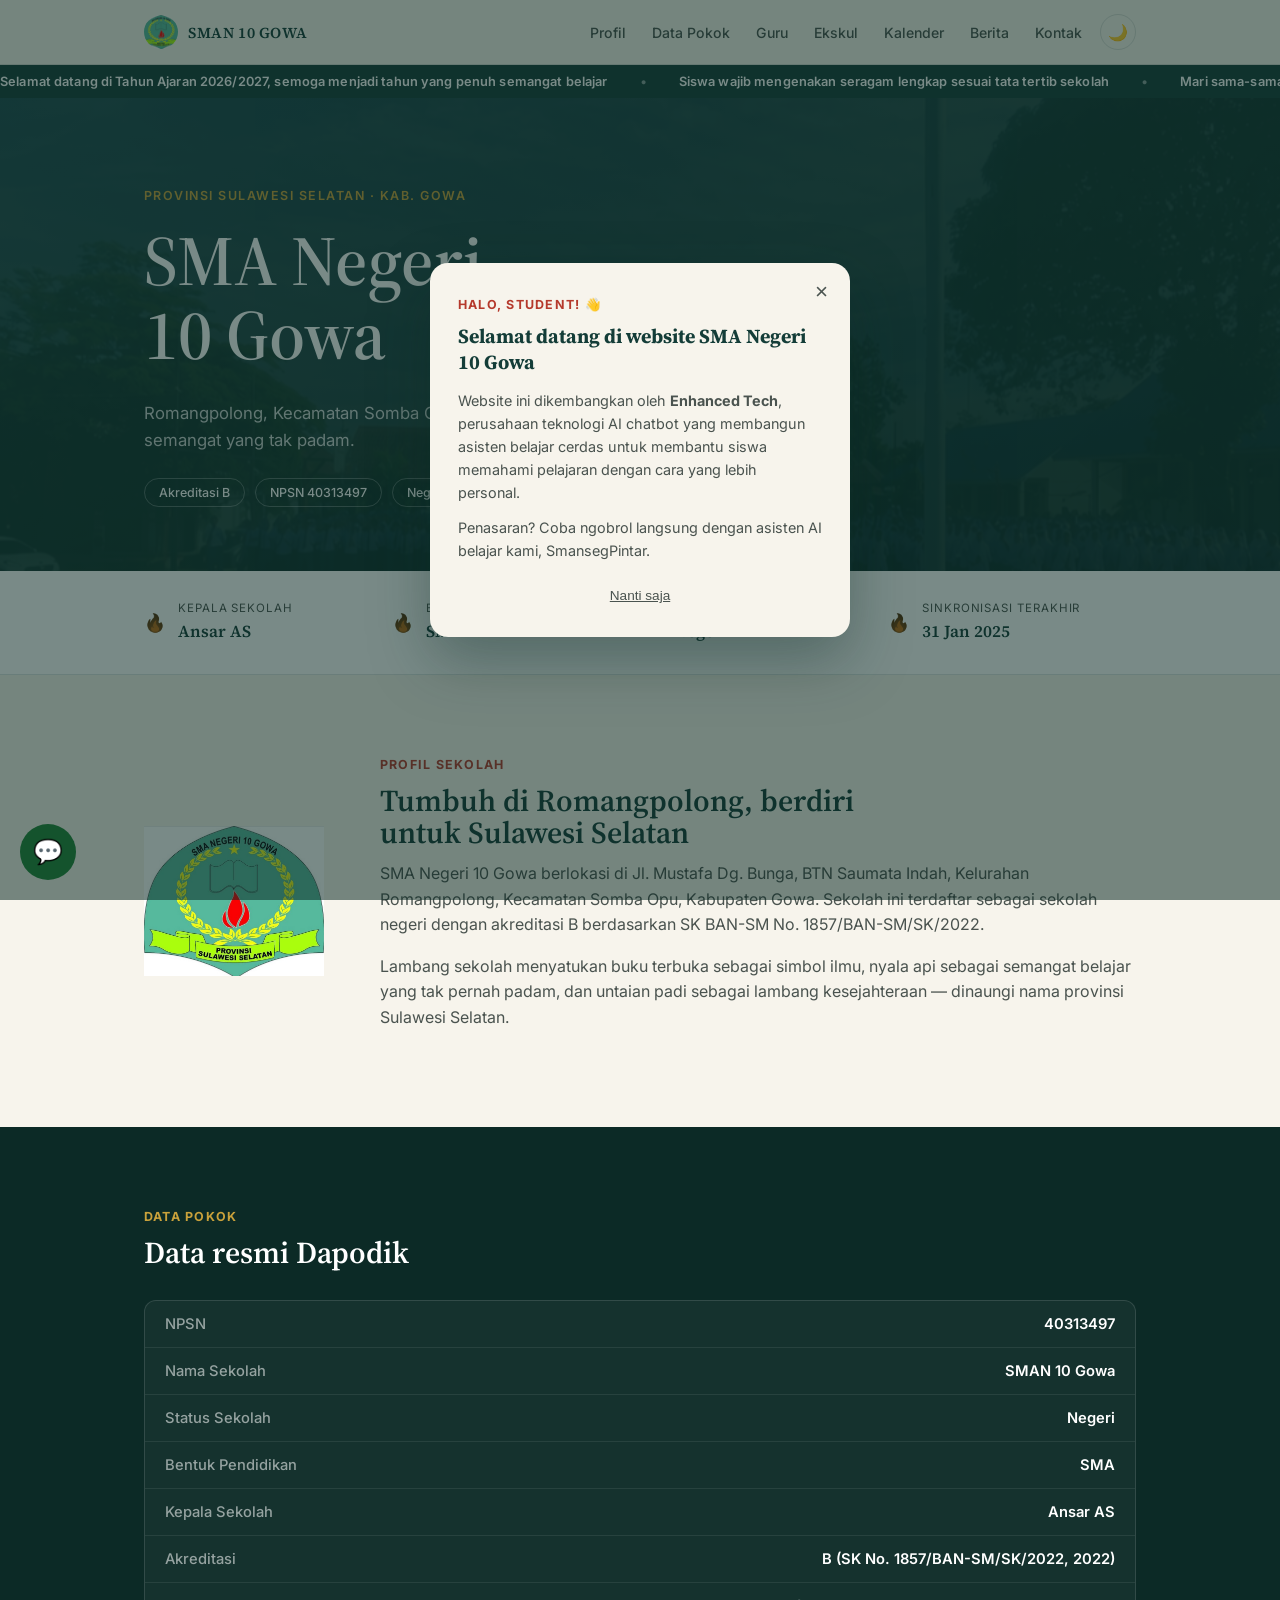
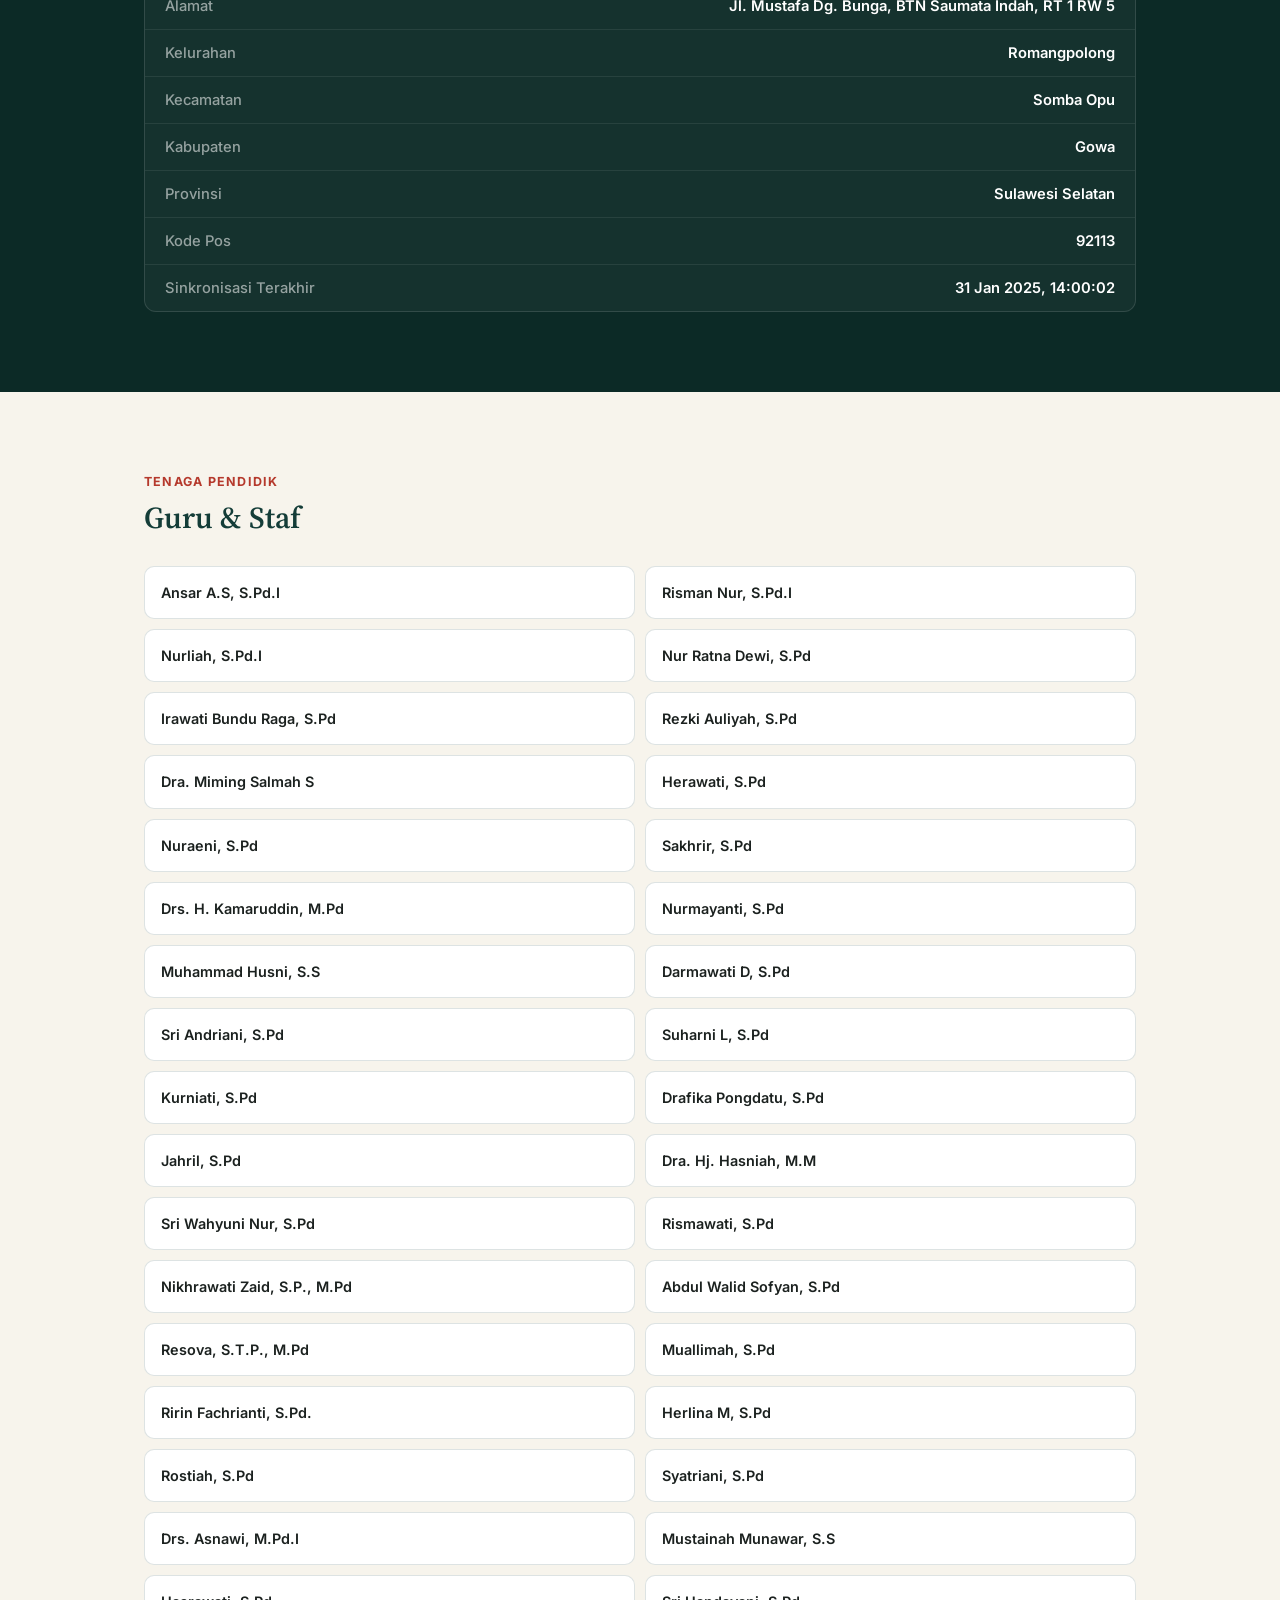
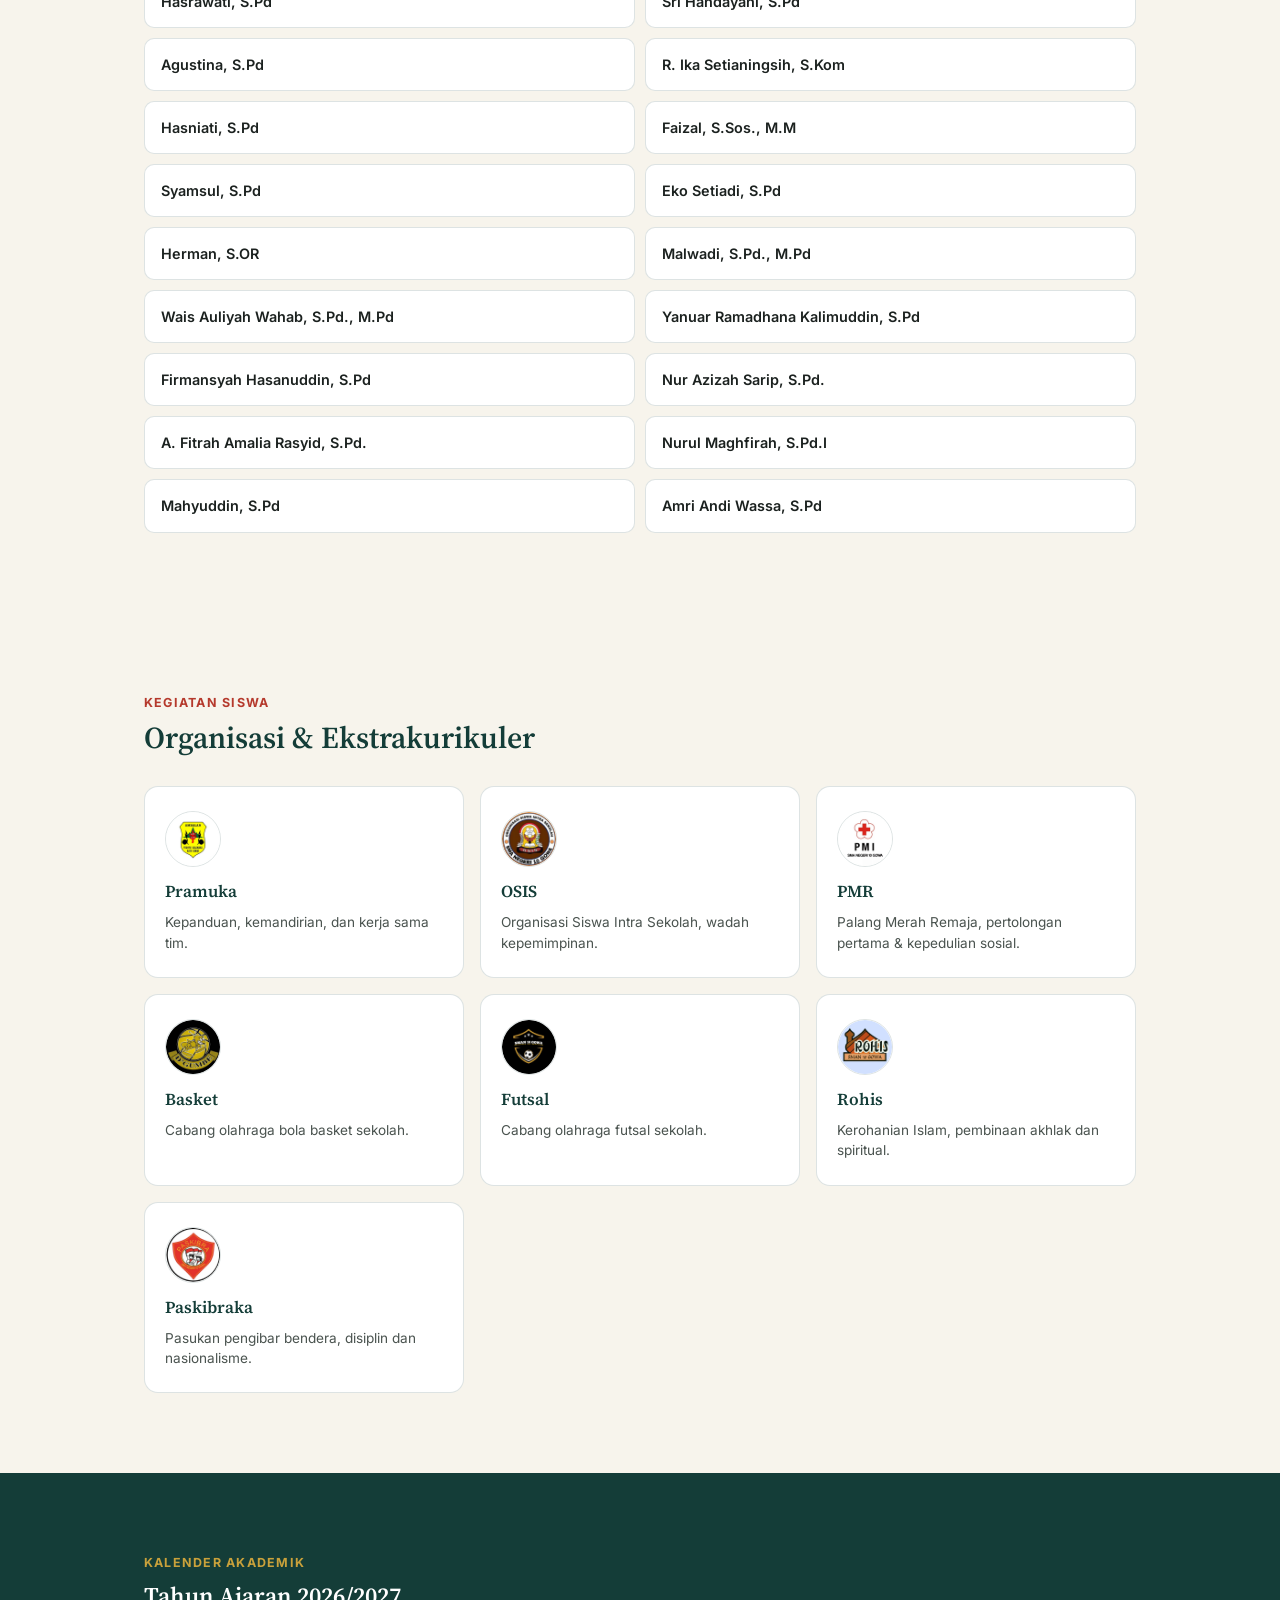
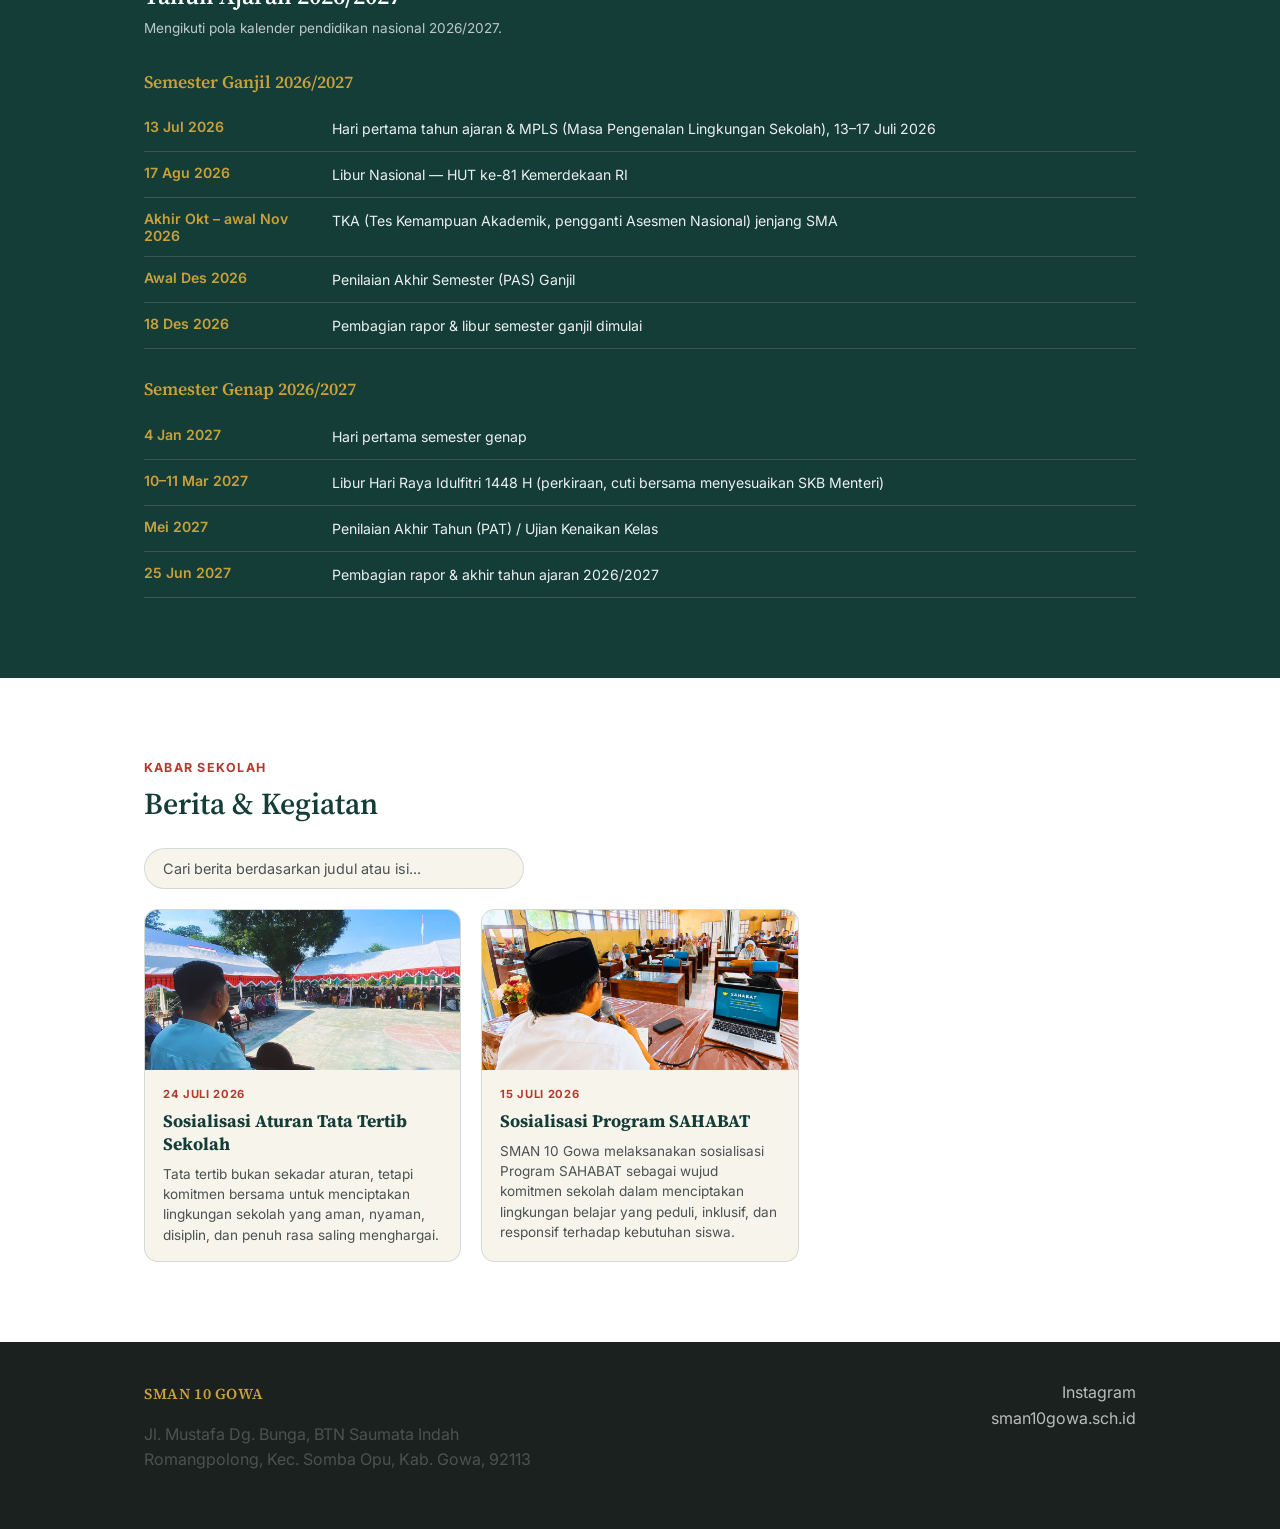
<file: index.html>
<!DOCTYPE html>
<html lang="id">
<head>
<meta charset="UTF-8">
<meta name="viewport" content="width=device-width, initial-scale=1.0">
<title>SMA Negeri 10 Gowa</title>
<meta name="description" content="Website resmi SMA Negeri 10 Gowa, Kabupaten Gowa, Sulawesi Selatan. Informasi profil sekolah, data pokok, dan tenaga pendidik.">
<meta name="keywords" content="SMAN 10 Gowa, SMA Negeri 10 Gowa, sekolah Gowa, sekolah Somba Opu, sekolah Sulawesi Selatan">
<meta property="og:title" content="SMA Negeri 10 Gowa">
<meta property="og:description" content="Website resmi SMA Negeri 10 Gowa, Kabupaten Gowa, Sulawesi Selatan.">
<meta property="og:image" content="https://nabilfattabarani-coder.github.io/sman10gowa/hero-bg.jpg">
<meta property="og:type" content="website">
<meta name="color-scheme" content="light dark">
<link rel="icon" href="logo.jpg">
<link rel="preconnect" href="https://fonts.googleapis.com">
<link href="https://fonts.googleapis.com/css2?family=Source+Serif+4:ital,opsz,wght@0,8..60,400;0,8..60,600;0,8..60,700;1,8..60,400&family=Inter:wght@400;500;600;700&display=swap" rel="stylesheet">
<link rel="stylesheet" href="style.css">
<script>
  /* Terapkan tema tersimpan sebelum render, biar tidak "kedip" putih->gelap */
  (function(){
    try{
      var saved = localStorage.getItem('sman10gowa_theme');
      var prefersDark = window.matchMedia('(prefers-color-scheme: dark)').matches;
      if(saved === 'dark' || (!saved && prefersDark)){
        document.documentElement.classList.add('dark');
      }
    }catch(e){}
  })();
</script>
</head>
<body>

<div id="welcome-popup" class="popup-overlay">
  <div class="popup-card">
    <button id="popup-close" class="popup-close" aria-label="Tutup">&times;</button>
    <p class="popup-eyebrow">Halo, Student! 👋</p>
    <h3 class="popup-title">Selamat datang di website SMA Negeri 10 Gowa</h3>
    <p class="popup-text">
      Website ini dikembangkan oleh <strong>Enhanced Tech</strong>, perusahaan teknologi AI chatbot
      yang membangun asisten belajar cerdas untuk membantu siswa memahami pelajaran dengan cara yang lebih personal.
    </p>
    <p class="popup-text">
      Penasaran? Coba ngobrol langsung dengan asisten AI belajar kami, SmansegPintar.
    </p>
    <div class="popup-actions">
      
      <button id="popup-dismiss" class="popup-dismiss">Nanti saja</button>
    </div>
  </div>
</div>

<header class="site-header">
  <div class="wrap header-inner">
    <a href="#top" class="brand">
      <img src="logo.jpg" alt="Lambang SMAN 10 Gowa" class="brand-mark">
      <span class="brand-text">SMAN 10 GOWA</span>
    </a>
    <div class="nav-wrap">
      <nav class="nav">
        <a href="#profil">Profil</a>
        <a href="#data-pokok">Data Pokok</a>
        <a href="#guru">Guru</a>
        <a href="#ekskul">Ekskul</a>
        <a href="#kalender">Kalender</a>
        <a href="#berita">Berita</a>
        <a href="#kontak">Kontak</a>
      </nav>
      <button id="theme-toggle" class="theme-toggle" aria-label="Ganti mode gelap/terang" title="Ganti mode gelap/terang">🌙</button>
    </div>
  </div>
</header>

<div class="ticker-wrap" id="ticker-wrap">
  <div class="ticker-track" id="ticker-track">
    <span class="ticker-item">Memuat pengumuman...</span>
  </div>
</div>

<main id="top">

  <section class="hero">
    <div class="wrap hero-inner">
      <p class="eyebrow">Provinsi Sulawesi Selatan &middot; Kab. Gowa</p>
      <h1>SMA Negeri<br>10 Gowa</h1>
      <p class="hero-sub">Romangpolong, Kecamatan Somba Opu — mendidik dengan semangat yang tak padam.</p>
      <div class="hero-badges">
        <span class="badge">Akreditasi B</span>
        <span class="badge">NPSN 40313497</span>
        <span class="badge">Negeri</span>
      </div>
    </div>
  </section>

  <section class="strip">
    <div class="wrap strip-inner">
      <div class="strip-item">
        <span class="flame">&#128293;</span>
        <div>
          <p class="strip-label">Kepala Sekolah</p>
          <p class="strip-value">Ansar AS</p>
        </div>
      </div>
      <div class="strip-item">
        <span class="flame">&#128293;</span>
        <div>
          <p class="strip-label">Bentuk Pendidikan</p>
          <p class="strip-value">SMA</p>
        </div>
      </div>
      <div class="strip-item">
        <span class="flame">&#128293;</span>
        <div>
          <p class="strip-label">Status</p>
          <p class="strip-value">Negeri</p>
        </div>
      </div>
      <div class="strip-item">
        <span class="flame">&#128293;</span>
        <div>
          <p class="strip-label">Sinkronisasi Terakhir</p>
          <p class="strip-value">31 Jan 2025</p>
        </div>
      </div>
    </div>
  </section>

  <section id="profil" class="profil">
    <div class="wrap profil-inner reveal">
      <img src="logo.jpg" alt="Lambang SMAN 10 Gowa" class="profil-logo">
      <div class="profil-text">
        <p class="section-eyebrow">Profil Sekolah</p>
        <h2>Tumbuh di Romangpolong, berdiri untuk Sulawesi Selatan</h2>
        <p>SMA Negeri 10 Gowa berlokasi di Jl. Mustafa Dg. Bunga, BTN Saumata Indah, Kelurahan Romangpolong, Kecamatan Somba Opu, Kabupaten Gowa. Sekolah ini terdaftar sebagai sekolah negeri dengan akreditasi B berdasarkan SK BAN-SM No. 1857/BAN-SM/SK/2022.</p>
        <p>Lambang sekolah menyatukan buku terbuka sebagai simbol ilmu, nyala api sebagai semangat belajar yang tak pernah padam, dan untaian padi sebagai lambang kesejahteraan — dinaungi nama provinsi Sulawesi Selatan.</p>
      </div>
    </div>
  </section>

  <section id="data-pokok" class="data-pokok">
    <div class="wrap">
      <p class="section-eyebrow light">Data Pokok</p>
      <h2 class="light">Data resmi Dapodik</h2>
      <div class="table-card reveal">
        <div class="table-row"><span>NPSN</span><span>40313497</span></div>
        <div class="table-row"><span>Nama Sekolah</span><span>SMAN 10 Gowa</span></div>
        <div class="table-row"><span>Status Sekolah</span><span>Negeri</span></div>
        <div class="table-row"><span>Bentuk Pendidikan</span><span>SMA</span></div>
        <div class="table-row"><span>Kepala Sekolah</span><span>Ansar AS</span></div>
        <div class="table-row"><span>Akreditasi</span><span>B (SK No. 1857/BAN-SM/SK/2022, 2022)</span></div>
        <div class="table-row"><span>Alamat</span><span>Jl. Mustafa Dg. Bunga, BTN Saumata Indah, RT 1 RW 5</span></div>
        <div class="table-row"><span>Kelurahan</span><span>Romangpolong</span></div>
        <div class="table-row"><span>Kecamatan</span><span>Somba Opu</span></div>
        <div class="table-row"><span>Kabupaten</span><span>Gowa</span></div>
        <div class="table-row"><span>Provinsi</span><span>Sulawesi Selatan</span></div>
        <div class="table-row"><span>Kode Pos</span><span>92113</span></div>
        <div class="table-row"><span>Sinkronisasi Terakhir</span><span>31 Jan 2025, 14:00:02</span></div>
      </div>
    </div>
  </section>

  <section id="guru" class="guru">
    <div class="wrap">
      <p class="section-eyebrow">Tenaga Pendidik</p>
      <h2>Guru &amp; Staf</h2>
      <div class="guru-grid reveal">
          <div class="guru-card"><p class="guru-name">Ansar A.S, S.Pd.I</p></div>
          <div class="guru-card"><p class="guru-name">Risman Nur, S.Pd.I</p></div>
          <div class="guru-card"><p class="guru-name">Nurliah, S.Pd.I</p></div>
          <div class="guru-card"><p class="guru-name">Nur Ratna Dewi, S.Pd</p></div>
          <div class="guru-card"><p class="guru-name">Irawati Bundu Raga, S.Pd</p></div>
          <div class="guru-card"><p class="guru-name">Rezki Auliyah, S.Pd</p></div>
          <div class="guru-card"><p class="guru-name">Dra. Miming Salmah S</p></div>
          <div class="guru-card"><p class="guru-name">Herawati, S.Pd</p></div>
          <div class="guru-card"><p class="guru-name">Nuraeni, S.Pd</p></div>
          <div class="guru-card"><p class="guru-name">Sakhrir, S.Pd</p></div>
          <div class="guru-card"><p class="guru-name">Drs. H. Kamaruddin, M.Pd</p></div>
          <div class="guru-card"><p class="guru-name">Nurmayanti, S.Pd</p></div>
          <div class="guru-card"><p class="guru-name">Muhammad Husni, S.S</p></div>
          <div class="guru-card"><p class="guru-name">Darmawati D, S.Pd</p></div>
          <div class="guru-card"><p class="guru-name">Sri Andriani, S.Pd</p></div>
          <div class="guru-card"><p class="guru-name">Suharni L, S.Pd</p></div>
          <div class="guru-card"><p class="guru-name">Kurniati, S.Pd</p></div>
          <div class="guru-card"><p class="guru-name">Drafika Pongdatu, S.Pd</p></div>
          <div class="guru-card"><p class="guru-name">Jahril, S.Pd</p></div>
          <div class="guru-card"><p class="guru-name">Dra. Hj. Hasniah, M.M</p></div>
          <div class="guru-card"><p class="guru-name">Sri Wahyuni Nur, S.Pd</p></div>
          <div class="guru-card"><p class="guru-name">Rismawati, S.Pd</p></div>
          <div class="guru-card"><p class="guru-name">Nikhrawati Zaid, S.P., M.Pd</p></div>
          <div class="guru-card"><p class="guru-name">Abdul Walid Sofyan, S.Pd</p></div>
          <div class="guru-card"><p class="guru-name">Resova, S.T.P., M.Pd</p></div>
          <div class="guru-card"><p class="guru-name">Muallimah, S.Pd</p></div>
          <div class="guru-card"><p class="guru-name">Ririn Fachrianti, S.Pd.</p></div>
          <div class="guru-card"><p class="guru-name">Herlina M, S.Pd</p></div>
          <div class="guru-card"><p class="guru-name">Rostiah, S.Pd</p></div>
          <div class="guru-card"><p class="guru-name">Syatriani, S.Pd</p></div>
          <div class="guru-card"><p class="guru-name">Drs. Asnawi, M.Pd.I</p></div>
          <div class="guru-card"><p class="guru-name">Mustainah Munawar, S.S</p></div>
          <div class="guru-card"><p class="guru-name">Hasrawati, S.Pd</p></div>
          <div class="guru-card"><p class="guru-name">Sri Handayani, S.Pd</p></div>
          <div class="guru-card"><p class="guru-name">Agustina, S.Pd</p></div>
          <div class="guru-card"><p class="guru-name">R. Ika Setianingsih, S.Kom</p></div>
          <div class="guru-card"><p class="guru-name">Hasniati, S.Pd</p></div>
          <div class="guru-card"><p class="guru-name">Faizal, S.Sos., M.M</p></div>
          <div class="guru-card"><p class="guru-name">Syamsul, S.Pd</p></div>
          <div class="guru-card"><p class="guru-name">Eko Setiadi, S.Pd</p></div>
          <div class="guru-card"><p class="guru-name">Herman, S.OR</p></div>
          <div class="guru-card"><p class="guru-name">Malwadi, S.Pd., M.Pd</p></div>
          <div class="guru-card"><p class="guru-name">Wais Auliyah Wahab, S.Pd., M.Pd</p></div>
          <div class="guru-card"><p class="guru-name">Yanuar Ramadhana Kalimuddin, S.Pd</p></div>
          <div class="guru-card"><p class="guru-name">Firmansyah Hasanuddin, S.Pd</p></div>
          <div class="guru-card"><p class="guru-name">Nur Azizah Sarip, S.Pd.</p></div>
          <div class="guru-card"><p class="guru-name">A. Fitrah Amalia Rasyid, S.Pd.</p></div>
          <div class="guru-card"><p class="guru-name">Nurul Maghfirah, S.Pd.I</p></div>
          <div class="guru-card"><p class="guru-name">Mahyuddin, S.Pd</p></div>
          <div class="guru-card"><p class="guru-name">Amri Andi Wassa, S.Pd</p></div>
      </div>
    </div>
  </section>

  <section id="ekskul" class="ekskul">
    <div class="wrap">
      <p class="section-eyebrow">Kegiatan Siswa</p>
      <h2>Organisasi &amp; Ekstrakurikuler</h2>
      <div class="ekskul-grid reveal">
        <div class="ekskul-card">
          <img src="pramuka.png" alt="Logo Pramuka SMAN 10 Gowa" class="ekskul-logo">
          <p class="ekskul-name">Pramuka</p>
          <p class="ekskul-desc">Kepanduan, kemandirian, dan kerja sama tim.</p>
        </div>
        <div class="ekskul-card">
          <img src="osis.png" alt="Logo OSIS SMAN 10 Gowa" class="ekskul-logo">
          <p class="ekskul-name">OSIS</p>
          <p class="ekskul-desc">Organisasi Siswa Intra Sekolah, wadah kepemimpinan.</p>
        </div>
        <div class="ekskul-card">
          <img src="pmr.png" alt="Logo PMR SMAN 10 Gowa" class="ekskul-logo">
          <p class="ekskul-name">PMR</p>
          <p class="ekskul-desc">Palang Merah Remaja, pertolongan pertama &amp; kepedulian sosial.</p>
        </div>
        <div class="ekskul-card">
          <img src="basket.png" alt="Logo Basket D'Gumbe SMAN 10 Gowa" class="ekskul-logo">
          <p class="ekskul-name">Basket</p>
          <p class="ekskul-desc">Cabang olahraga bola basket sekolah.</p>
        </div>
        <div class="ekskul-card">
          <img src="futsal.png" alt="Logo Futsal SMAN 10 Gowa" class="ekskul-logo">
          <p class="ekskul-name">Futsal</p>
          <p class="ekskul-desc">Cabang olahraga futsal sekolah.</p>
        </div>
        <div class="ekskul-card">
          <img src="rohis.png" alt="Logo Rohis SMAN 10 Gowa" class="ekskul-logo">
          <p class="ekskul-name">Rohis</p>
          <p class="ekskul-desc">Kerohanian Islam, pembinaan akhlak dan spiritual.</p>
        </div>
        <div class="ekskul-card">
          <img src="paskibraka.png" alt="Logo Paskibraka SMAN 10 Gowa" class="ekskul-logo">
          <p class="ekskul-name">Paskibraka</p>
          <p class="ekskul-desc">Pasukan pengibar bendera, disiplin dan nasionalisme.</p>
        </div>
      </div>
    </div>
  </section>

  <section id="kalender" class="kalender">
    <div class="wrap">
      <p class="section-eyebrow light">Kalender Akademik</p>
      <h2 class="light">Tahun Ajaran 2026/2027</h2>
      <p class="kalender-note">Mengikuti pola kalender pendidikan nasional 2026/2027.</p>
      <div id="kalender-list" class="kalender-list reveal">
        <p class="kalender-loading">Memuat kalender...</p>
      </div>
    </div>
  </section>

  <section id="berita" class="berita">
    <div class="wrap">
      <p class="section-eyebrow">Kabar Sekolah</p>
      <h2>Berita &amp; Kegiatan</h2>
      <div class="berita-search-wrap">
        <input type="text" id="berita-search" class="berita-search" placeholder="Cari berita berdasarkan judul atau isi...">
      </div>
      <div id="berita-list" class="berita-grid reveal">
        <p class="berita-loading">Memuat berita...</p>
      </div>
    </div>
  </section>

</main>

<footer id="kontak" class="footer">
  <div class="wrap footer-inner">
    <div>
      <p class="brand-text">SMAN 10 GOWA</p>
      <p>Jl. Mustafa Dg. Bunga, BTN Saumata Indah<br>Romangpolong, Kec. Somba Opu, Kab. Gowa, 92113</p>
    </div>
    <div class="footer-links">
      <a href="https://www.instagram.com/sman10gowa" target="_blank" rel="noopener">Instagram</a>
      <a href="https://sman10gowa.sch.id" target="_blank" rel="noopener">sman10gowa.sch.id</a>
    </div>
  </div>
</footer>
<div id="smansegpintar-widget">
  <button id="sp-toggle" style="position:fixed;bottom:20px;left:20px;width:56px;height:56px;border-radius:50%;background:#14532d;border:none;color:white;font-size:24px;cursor:pointer;z-index:9999;">💬</button>

  <div id="sp-chatbox" style="display:none;position:fixed;bottom:85px;left:20px;width:300px;max-width:90vw;height:400px;background:white;border-radius:12px;box-shadow:0 4px 20px rgba(0,0,0,0.3);z-index:9999;flex-direction:column;overflow:hidden;">
    <div style="background:#14532d;color:white;padding:12px;font-weight:bold;">SmansegPintar</div>
    <div id="sp-messages" style="flex:1;overflow-y:auto;padding:10px;font-size:14px;"></div>
    <div style="display:flex;border-top:1px solid #ddd;">
      <input id="sp-input" type="text" placeholder="Tanya sesuatu..." style="flex:1;border:none;padding:10px;font-size:14px;">
      <button id="sp-send" style="background:#14532d;color:white;border:none;padding:0 16px;">Kirim</button>
    </div>
  </div>
</div>

<script>
const spToggle = document.getElementById('sp-toggle');
const spBox = document.getElementById('sp-chatbox');
const spMessages = document.getElementById('sp-messages');
const spInput = document.getElementById('sp-input');
const spSend = document.getElementById('sp-send');
let spHistory = [];

spToggle.onclick = () => {
  spBox.style.display = spBox.style.display === 'none' ? 'flex' : 'none';
};

function addMessage(text, from) {
  const div = document.createElement('div');
  div.style.margin = '6px 0';
  div.style.textAlign = from === 'user' ? 'right' : 'left';
  div.innerHTML = `<span style="display:inline-block;padding:6px 10px;border-radius:8px;background:${from === 'user' ? '#dcfce7' : '#f1f1f1'};color:#111;">${text}</span>`;
  spMessages.appendChild(div);
  spMessages.scrollTop = spMessages.scrollHeight;
}

async function sendMessage() {
  const msg = spInput.value.trim();
  if (!msg) return;
  addMessage(msg, 'user');
  spInput.value = '';

  try {
    const res = await fetch('https://sman10gowa.vercel.app/api/chat', {
      method: 'POST',
      headers: { 'Content-Type': 'application/json' },
      body: JSON.stringify({ message: msg, history: spHistory })
    });
    const data = await res.json();
    addMessage(data.reply, 'bot');
    spHistory.push({ role: 'user', parts: [{ text: msg }] });
    spHistory.push({ role: 'model', parts: [{ text: data.reply }] });
  } catch (err) {
    addMessage('Maaf, terjadi kesalahan koneksi.', 'bot');
  }
}

spSend.onclick = sendMessage;
spInput.addEventListener('keypress', (e) => {
  if (e.key === 'Enter') sendMessage();
});
</script>
<button id="back-to-top" class="back-to-top" aria-label="Kembali ke atas" title="Kembali ke atas">↑</button>

<script src="script.js"></script>
</body>
</html>
</file>
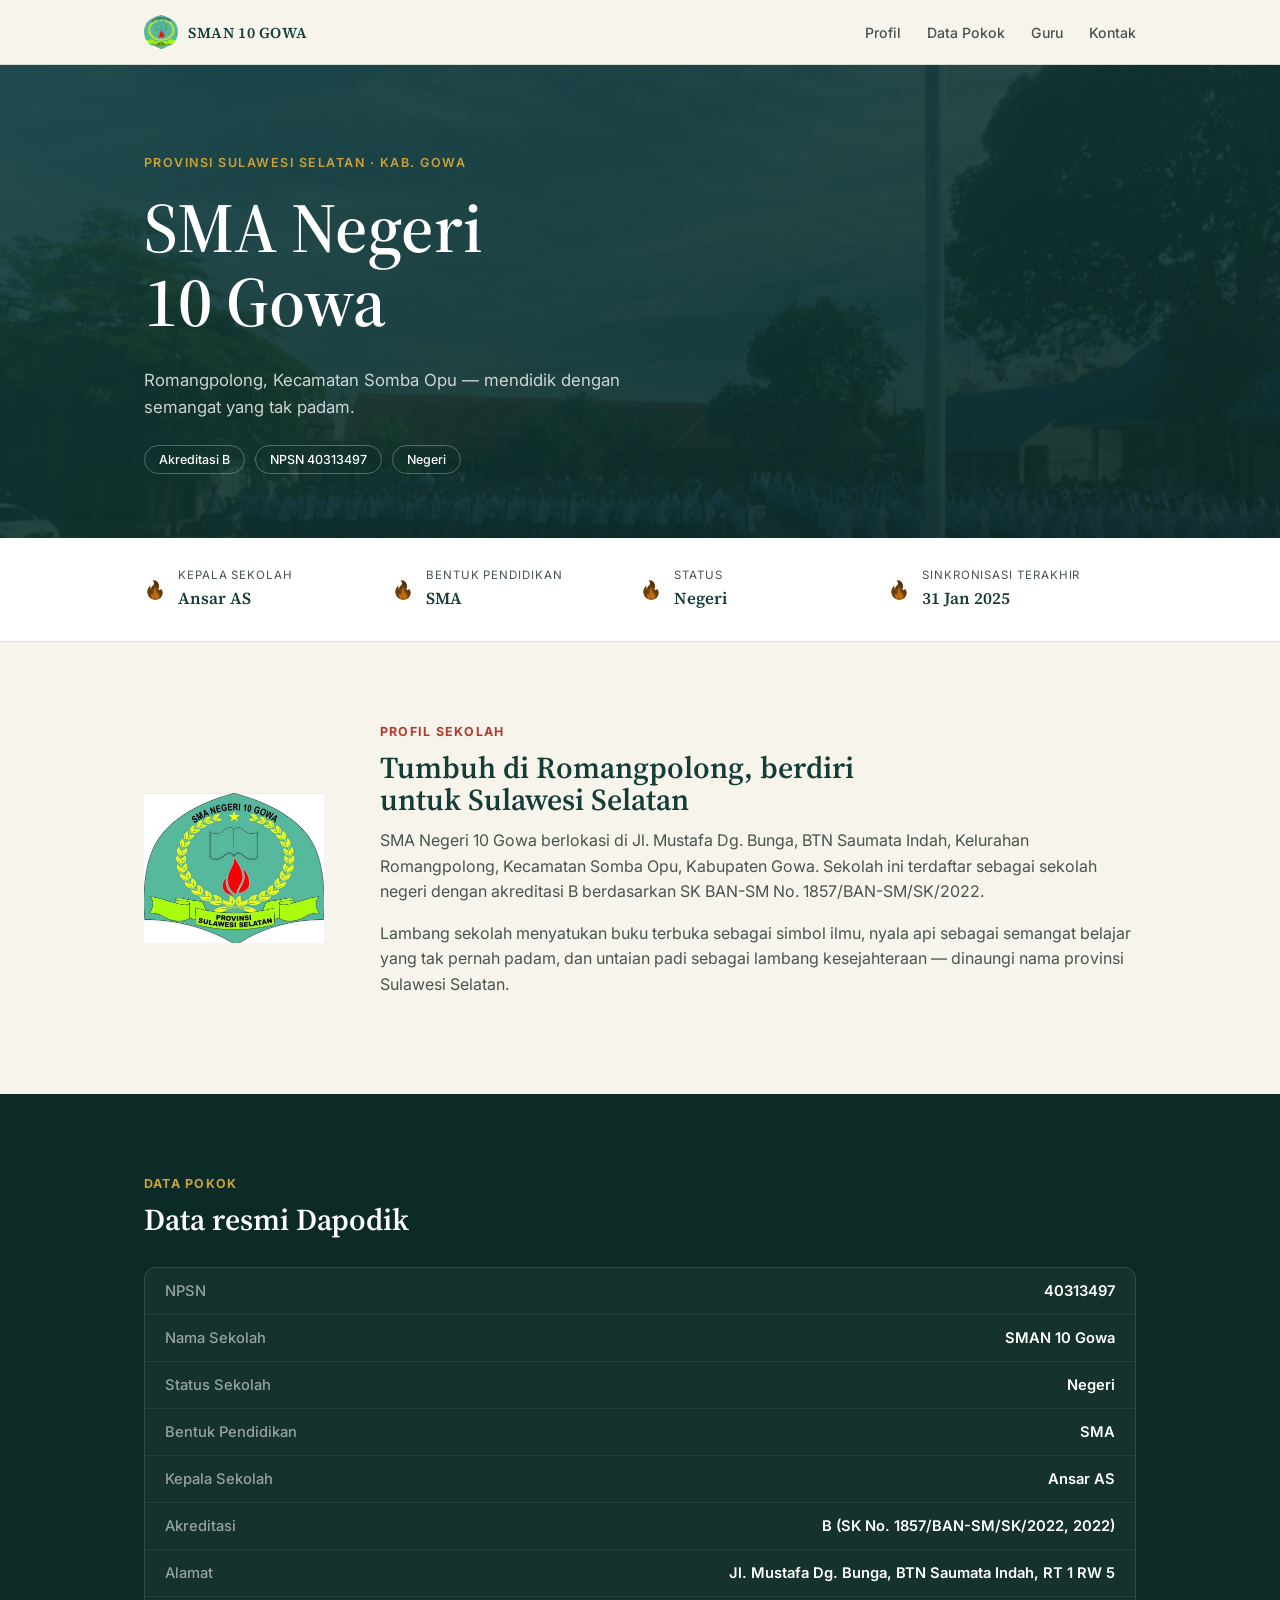
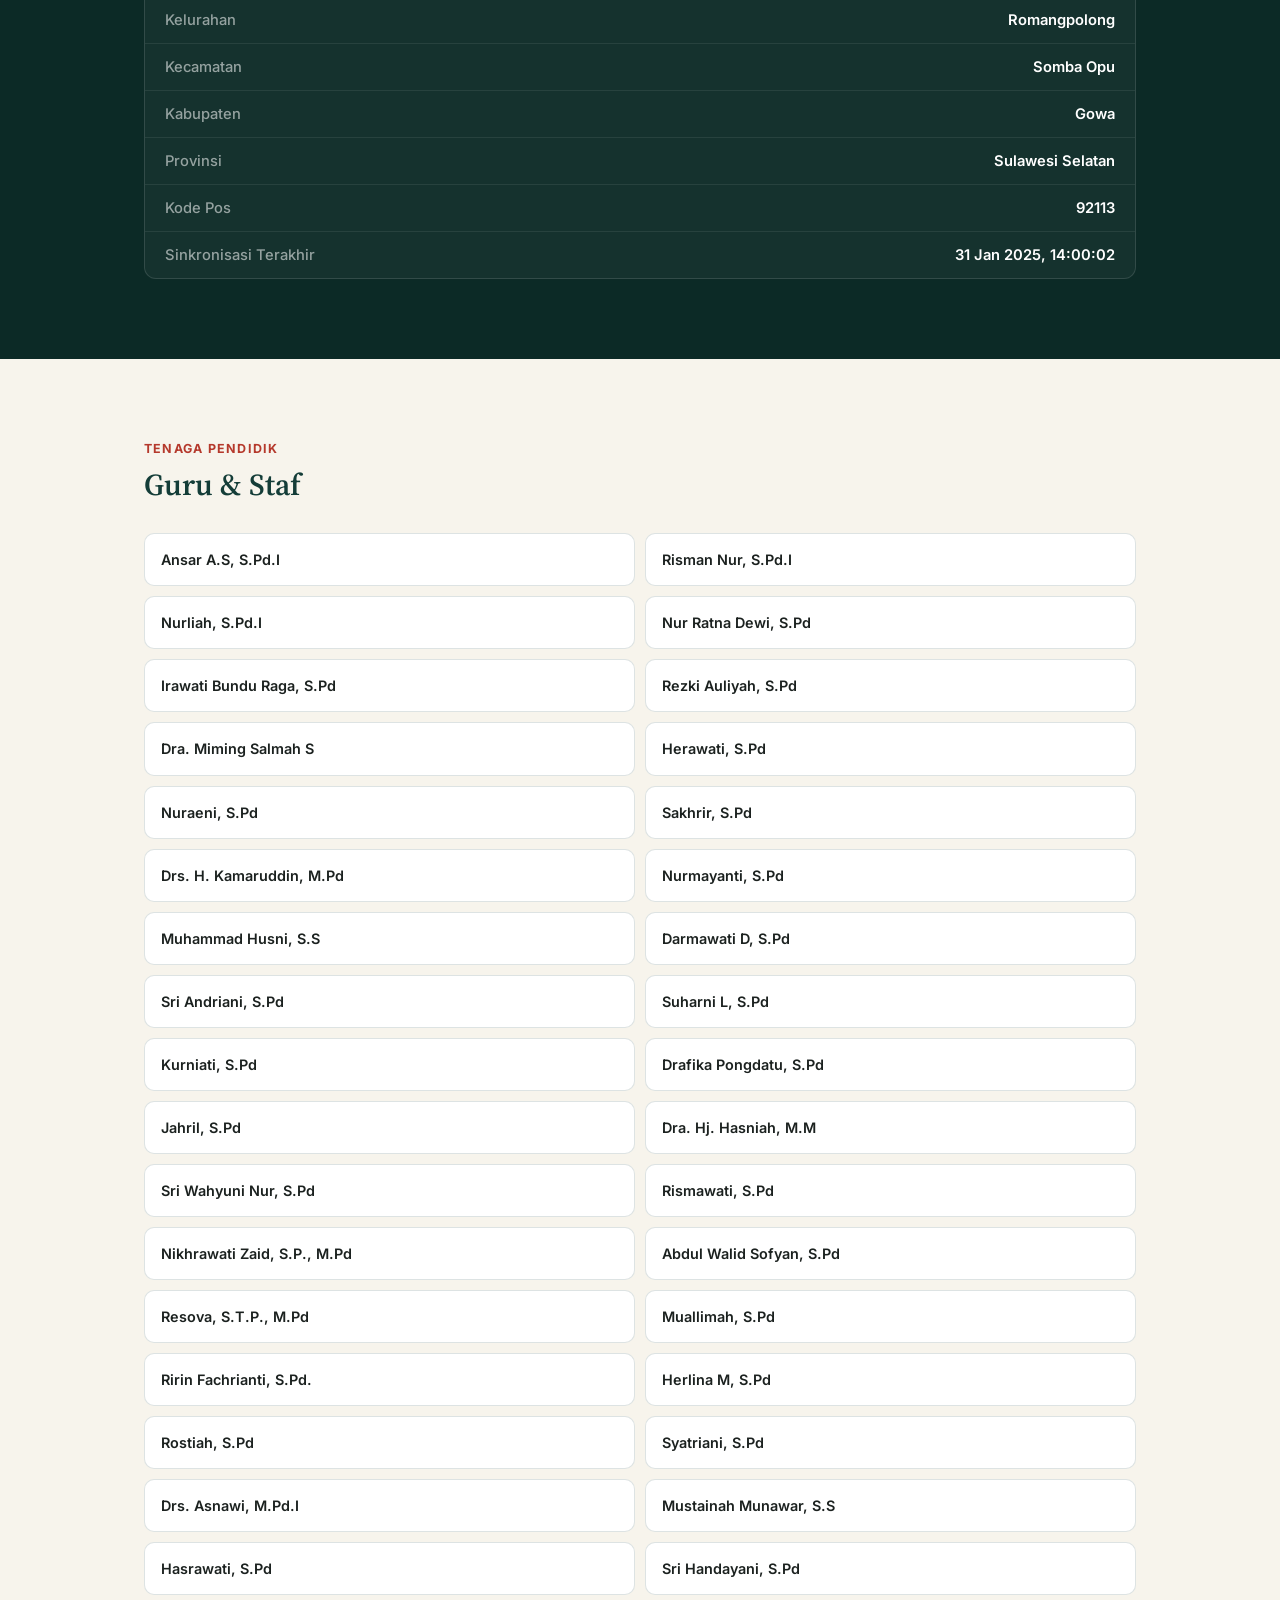
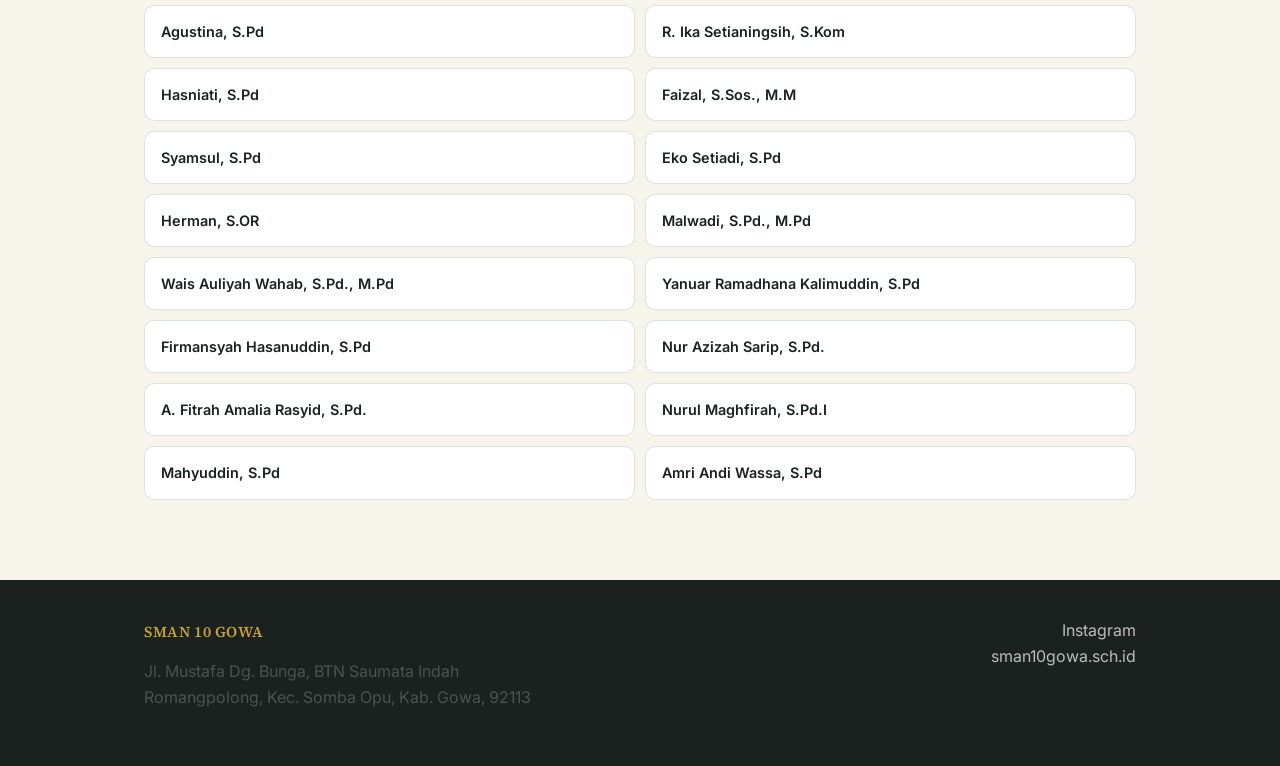
<file: index-1.html>
<!DOCTYPE html>
<html lang="id">
<head>
<meta charset="UTF-8">
<meta name="viewport" content="width=device-width, initial-scale=1.0">
<title>SMA Negeri 10 Gowa</title>
<link rel="icon" href="logo.jpg">
<link rel="preconnect" href="https://fonts.googleapis.com">
<link href="https://fonts.googleapis.com/css2?family=Source+Serif+4:ital,opsz,wght@0,8..60,400;0,8..60,600;0,8..60,700;1,8..60,400&family=Inter:wght@400;500;600;700&display=swap" rel="stylesheet">
<link rel="stylesheet" href="style.css">
</head>
<body>

<header class="site-header">
  <div class="wrap header-inner">
    <a href="#top" class="brand">
      <img src="logo.jpg" alt="Lambang SMAN 10 Gowa" class="brand-mark">
      <span class="brand-text">SMAN 10 GOWA</span>
    </a>
    <nav class="nav">
      <a href="#profil">Profil</a>
      <a href="#data-pokok">Data Pokok</a>
      <a href="#guru">Guru</a>
      <a href="#kontak">Kontak</a>
    </nav>
  </div>
</header>

<main id="top">

  <section class="hero">
    <div class="wrap hero-inner">
      <p class="eyebrow">Provinsi Sulawesi Selatan &middot; Kab. Gowa</p>
      <h1>SMA Negeri<br>10 Gowa</h1>
      <p class="hero-sub">Romangpolong, Kecamatan Somba Opu — mendidik dengan semangat yang tak padam.</p>
      <div class="hero-badges">
        <span class="badge">Akreditasi B</span>
        <span class="badge">NPSN 40313497</span>
        <span class="badge">Negeri</span>
      </div>
    </div>
  </section>

  <section class="strip">
    <div class="wrap strip-inner">
      <div class="strip-item">
        <span class="flame">&#128293;</span>
        <div>
          <p class="strip-label">Kepala Sekolah</p>
          <p class="strip-value">Ansar AS</p>
        </div>
      </div>
      <div class="strip-item">
        <span class="flame">&#128293;</span>
        <div>
          <p class="strip-label">Bentuk Pendidikan</p>
          <p class="strip-value">SMA</p>
        </div>
      </div>
      <div class="strip-item">
        <span class="flame">&#128293;</span>
        <div>
          <p class="strip-label">Status</p>
          <p class="strip-value">Negeri</p>
        </div>
      </div>
      <div class="strip-item">
        <span class="flame">&#128293;</span>
        <div>
          <p class="strip-label">Sinkronisasi Terakhir</p>
          <p class="strip-value">31 Jan 2025</p>
        </div>
      </div>
    </div>
  </section>

  <section id="profil" class="profil">
    <div class="wrap profil-inner reveal">
      <img src="logo.jpg" alt="Lambang SMAN 10 Gowa" class="profil-logo">
      <div class="profil-text">
        <p class="section-eyebrow">Profil Sekolah</p>
        <h2>Tumbuh di Romangpolong, berdiri untuk Sulawesi Selatan</h2>
        <p>SMA Negeri 10 Gowa berlokasi di Jl. Mustafa Dg. Bunga, BTN Saumata Indah, Kelurahan Romangpolong, Kecamatan Somba Opu, Kabupaten Gowa. Sekolah ini terdaftar sebagai sekolah negeri dengan akreditasi B berdasarkan SK BAN-SM No. 1857/BAN-SM/SK/2022.</p>
        <p>Lambang sekolah menyatukan buku terbuka sebagai simbol ilmu, nyala api sebagai semangat belajar yang tak pernah padam, dan untaian padi sebagai lambang kesejahteraan — dinaungi nama provinsi Sulawesi Selatan.</p>
      </div>
    </div>
  </section>

  <section id="data-pokok" class="data-pokok">
    <div class="wrap">
      <p class="section-eyebrow light">Data Pokok</p>
      <h2 class="light">Data resmi Dapodik</h2>
      <div class="table-card reveal">
        <div class="table-row"><span>NPSN</span><span>40313497</span></div>
        <div class="table-row"><span>Nama Sekolah</span><span>SMAN 10 Gowa</span></div>
        <div class="table-row"><span>Status Sekolah</span><span>Negeri</span></div>
        <div class="table-row"><span>Bentuk Pendidikan</span><span>SMA</span></div>
        <div class="table-row"><span>Kepala Sekolah</span><span>Ansar AS</span></div>
        <div class="table-row"><span>Akreditasi</span><span>B (SK No. 1857/BAN-SM/SK/2022, 2022)</span></div>
        <div class="table-row"><span>Alamat</span><span>Jl. Mustafa Dg. Bunga, BTN Saumata Indah, RT 1 RW 5</span></div>
        <div class="table-row"><span>Kelurahan</span><span>Romangpolong</span></div>
        <div class="table-row"><span>Kecamatan</span><span>Somba Opu</span></div>
        <div class="table-row"><span>Kabupaten</span><span>Gowa</span></div>
        <div class="table-row"><span>Provinsi</span><span>Sulawesi Selatan</span></div>
        <div class="table-row"><span>Kode Pos</span><span>92113</span></div>
        <div class="table-row"><span>Sinkronisasi Terakhir</span><span>31 Jan 2025, 14:00:02</span></div>
      </div>
    </div>
  </section>

  <section id="guru" class="guru">
    <div class="wrap">
      <p class="section-eyebrow">Tenaga Pendidik</p>
      <h2>Guru &amp; Staf</h2>
      <div class="guru-grid reveal">
          <div class="guru-card"><p class="guru-name">Ansar A.S, S.Pd.I</p></div>
          <div class="guru-card"><p class="guru-name">Risman Nur, S.Pd.I</p></div>
          <div class="guru-card"><p class="guru-name">Nurliah, S.Pd.I</p></div>
          <div class="guru-card"><p class="guru-name">Nur Ratna Dewi, S.Pd</p></div>
          <div class="guru-card"><p class="guru-name">Irawati Bundu Raga, S.Pd</p></div>
          <div class="guru-card"><p class="guru-name">Rezki Auliyah, S.Pd</p></div>
          <div class="guru-card"><p class="guru-name">Dra. Miming Salmah S</p></div>
          <div class="guru-card"><p class="guru-name">Herawati, S.Pd</p></div>
          <div class="guru-card"><p class="guru-name">Nuraeni, S.Pd</p></div>
          <div class="guru-card"><p class="guru-name">Sakhrir, S.Pd</p></div>
          <div class="guru-card"><p class="guru-name">Drs. H. Kamaruddin, M.Pd</p></div>
          <div class="guru-card"><p class="guru-name">Nurmayanti, S.Pd</p></div>
          <div class="guru-card"><p class="guru-name">Muhammad Husni, S.S</p></div>
          <div class="guru-card"><p class="guru-name">Darmawati D, S.Pd</p></div>
          <div class="guru-card"><p class="guru-name">Sri Andriani, S.Pd</p></div>
          <div class="guru-card"><p class="guru-name">Suharni L, S.Pd</p></div>
          <div class="guru-card"><p class="guru-name">Kurniati, S.Pd</p></div>
          <div class="guru-card"><p class="guru-name">Drafika Pongdatu, S.Pd</p></div>
          <div class="guru-card"><p class="guru-name">Jahril, S.Pd</p></div>
          <div class="guru-card"><p class="guru-name">Dra. Hj. Hasniah, M.M</p></div>
          <div class="guru-card"><p class="guru-name">Sri Wahyuni Nur, S.Pd</p></div>
          <div class="guru-card"><p class="guru-name">Rismawati, S.Pd</p></div>
          <div class="guru-card"><p class="guru-name">Nikhrawati Zaid, S.P., M.Pd</p></div>
          <div class="guru-card"><p class="guru-name">Abdul Walid Sofyan, S.Pd</p></div>
          <div class="guru-card"><p class="guru-name">Resova, S.T.P., M.Pd</p></div>
          <div class="guru-card"><p class="guru-name">Muallimah, S.Pd</p></div>
          <div class="guru-card"><p class="guru-name">Ririn Fachrianti, S.Pd.</p></div>
          <div class="guru-card"><p class="guru-name">Herlina M, S.Pd</p></div>
          <div class="guru-card"><p class="guru-name">Rostiah, S.Pd</p></div>
          <div class="guru-card"><p class="guru-name">Syatriani, S.Pd</p></div>
          <div class="guru-card"><p class="guru-name">Drs. Asnawi, M.Pd.I</p></div>
          <div class="guru-card"><p class="guru-name">Mustainah Munawar, S.S</p></div>
          <div class="guru-card"><p class="guru-name">Hasrawati, S.Pd</p></div>
          <div class="guru-card"><p class="guru-name">Sri Handayani, S.Pd</p></div>
          <div class="guru-card"><p class="guru-name">Agustina, S.Pd</p></div>
          <div class="guru-card"><p class="guru-name">R. Ika Setianingsih, S.Kom</p></div>
          <div class="guru-card"><p class="guru-name">Hasniati, S.Pd</p></div>
          <div class="guru-card"><p class="guru-name">Faizal, S.Sos., M.M</p></div>
          <div class="guru-card"><p class="guru-name">Syamsul, S.Pd</p></div>
          <div class="guru-card"><p class="guru-name">Eko Setiadi, S.Pd</p></div>
          <div class="guru-card"><p class="guru-name">Herman, S.OR</p></div>
          <div class="guru-card"><p class="guru-name">Malwadi, S.Pd., M.Pd</p></div>
          <div class="guru-card"><p class="guru-name">Wais Auliyah Wahab, S.Pd., M.Pd</p></div>
          <div class="guru-card"><p class="guru-name">Yanuar Ramadhana Kalimuddin, S.Pd</p></div>
          <div class="guru-card"><p class="guru-name">Firmansyah Hasanuddin, S.Pd</p></div>
          <div class="guru-card"><p class="guru-name">Nur Azizah Sarip, S.Pd.</p></div>
          <div class="guru-card"><p class="guru-name">A. Fitrah Amalia Rasyid, S.Pd.</p></div>
          <div class="guru-card"><p class="guru-name">Nurul Maghfirah, S.Pd.I</p></div>
          <div class="guru-card"><p class="guru-name">Mahyuddin, S.Pd</p></div>
          <div class="guru-card"><p class="guru-name">Amri Andi Wassa, S.Pd</p></div>
      </div>
    </div>
  </section>

</main>

<footer id="kontak" class="footer">
  <div class="wrap footer-inner">
    <div>
      <p class="brand-text">SMAN 10 GOWA</p>
      <p>Jl. Mustafa Dg. Bunga, BTN Saumata Indah<br>Romangpolong, Kec. Somba Opu, Kab. Gowa, 92113</p>
    </div>
    <div class="footer-links">
      <a href="https://www.instagram.com/sman10gowa" target="_blank" rel="noopener">Instagram</a>
      <a href="https://sman10gowa.sch.id" target="_blank" rel="noopener">sman10gowa.sch.id</a>
    </div>
  </div>
</footer>

<script src="script.js"></script>
</body>
</html>
</file>
<file: style.css>
:root{
  --teal: #143D38;
  --teal-deep: #0C2A26;
  --cream: #F7F4EC;
  --gold: #C9A13B;
  --flame: #B5392C;
  --ink: #1B211F;
  --ink-soft: #4A534F;
  --line: rgba(20,61,56,0.14);
}

*{box-sizing:border-box;}
html{scroll-behavior:smooth;}
body{
  margin:0;
  background:var(--cream);
  color:var(--ink);
  font-family:'Inter',sans-serif;
  -webkit-font-smoothing:antialiased;
  transition:background-color .3s ease, color .3s ease;
}

/* ================= Dark Mode ================= */
html.dark{
  --cream:#101613;
  --teal:#4FA394;
  --teal-deep:#0A1613;
  --ink:#ECEFEC;
  --ink-soft:#A6B0AB;
  --line:rgba(255,255,255,0.12);
}
html.dark .site-header{background:rgba(16,22,19,0.88);}
html.dark .strip{background:#161F1B; border-color:var(--line);}
html.dark .berita{background:#101613;}
html.dark .guru-card,
html.dark .ekskul-card,
html.dark .berita-card{background:#161F1B; border-color:var(--line);}
html.dark .table-card{background:rgba(255,255,255,0.03); border-color:var(--line);}
html.dark .popup-card{background:#161F1B;}
html.dark .footer{background:#060B09;}
html.dark .berita-search{background:#161F1B; color:var(--ink); border-color:var(--line);}
html.dark .kalender{background:#0E211D;}
.site-header,
.strip,
.guru-card,
.ekskul-card,
.berita-card,
.table-card,
.popup-card,
.footer,
.berita-search{
  transition:background-color .3s ease, border-color .3s ease, color .3s ease;
}
h1,h2{
  font-family:'Source Serif 4',serif;
  margin:0 0 .4em 0;
  line-height:1.05;
  font-weight:600;
}
p{margin:0 0 1em 0; color:var(--ink-soft); line-height:1.6;}
a{color:inherit; text-decoration:none;}
.wrap{max-width:1040px; margin:0 auto; padding:0 24px;}

/* Header */
.site-header{
  position:sticky; top:0; z-index:20;
  background:rgba(247,244,236,0.9);
  backdrop-filter:blur(6px);
  border-bottom:1px solid var(--line);
}
.header-inner{display:flex; align-items:center; justify-content:space-between; height:64px;}
.brand{display:flex; align-items:center; gap:10px;}
.brand-mark{width:34px; height:34px; object-fit:cover; border-radius:50%;}
.brand-text{font-family:'Source Serif 4',serif; font-weight:600; letter-spacing:.04em; font-size:.95rem; color:var(--teal);}
.nav-wrap{display:flex; align-items:center; gap:18px;}
.nav{display:flex; gap:26px;}
.nav a{font-size:.88rem; font-weight:500; color:var(--ink-soft);}
.nav a:hover{color:var(--flame);}

.theme-toggle{
  width:36px; height:36px; border-radius:50%;
  border:1px solid var(--line); background:none;
  display:flex; align-items:center; justify-content:center;
  font-size:1rem; cursor:pointer; color:var(--ink);
  transition:transform .25s ease, background .2s ease, border-color .2s ease;
  flex-shrink:0;
}
.theme-toggle:hover{transform:rotate(18deg); background:rgba(20,61,56,0.08);}
html.dark .theme-toggle:hover{background:rgba(255,255,255,0.08);}

/* Pengumuman Berjalan */
.ticker-wrap{
  background:var(--teal); overflow:hidden; white-space:nowrap;
  position:relative;
}
.ticker-track{
  display:inline-flex; width:max-content;
  animation:ticker-scroll 32s linear infinite;
}
.ticker-track:hover{animation-play-state:paused;}
.ticker-item{
  color:#fff; font-size:.8rem; font-weight:600;
  padding:9px 0; flex-shrink:0; letter-spacing:.01em;
}
.ticker-dot{
  color:rgba(255,255,255,0.5); margin:0 32px; font-weight:400;
}
@keyframes ticker-scroll{
  from{transform:translateX(0);}
  to{transform:translateX(-50%);}
}
@media (prefers-reduced-motion: reduce){
  .ticker-track{animation:none; overflow-x:auto;}
}

/* Hero */
.hero{
  background:
    linear-gradient(160deg, rgba(20,61,56,0.88) 0%, rgba(12,42,38,0.92) 100%),
    url('hero-bg.jpg') center 30%/cover no-repeat;
  color:#fff;
  padding:88px 0 64px;
}
.hero-inner{text-align:left;}
.eyebrow{
  text-transform:uppercase; letter-spacing:.12em; font-size:.78rem;
  color:var(--gold); font-weight:600; margin-bottom:18px;
}
.hero h1{
  font-size:clamp(2.6rem, 6vw, 4.4rem);
  color:#fff;
}
.hero-sub{color:rgba(255,255,255,0.78); max-width:480px; font-size:1.05rem;}
.hero-badges{display:flex; gap:10px; flex-wrap:wrap; margin-top:24px;}
.badge{
  border:1px solid rgba(255,255,255,0.28);
  color:#fff; font-size:.78rem; font-weight:500;
  padding:6px 14px; border-radius:999px;
}

/* Bubble chat AI mengambang (persisten, terpisah dari popup) */
.ai-bubble{
  position:fixed; left:20px; bottom:22px; z-index:61;
  display:flex; align-items:center;
  background:var(--teal); color:#fff;
  border-radius:999px;
  box-shadow:0 12px 26px rgba(20,61,56,0.4);
  overflow:hidden;
  transition:box-shadow .25s ease, transform .2s ease, background .2s ease;
  animation:bubble-pop .5s ease;
}
.ai-bubble-icon{
  width:52px; height:52px; flex-shrink:0;
  display:flex; align-items:center; justify-content:center;
  font-size:1.4rem;
  animation:bubble-pulse 2.6s ease-in-out infinite;
}
.ai-bubble-label{
  max-width:0; overflow:hidden; white-space:nowrap;
  font-weight:600; font-size:.85rem;
  transition:max-width .35s ease, padding .35s ease;
}
.ai-bubble:hover{background:var(--teal-deep); transform:translateY(-3px); box-shadow:0 16px 32px rgba(20,61,56,0.48);}
.ai-bubble:hover .ai-bubble-label{max-width:220px; padding-right:18px;}
@keyframes bubble-pop{
  0%{transform:scale(0); opacity:0;}
  70%{transform:scale(1.08); opacity:1;}
  100%{transform:scale(1);}
}
@keyframes bubble-pulse{
  0%,100%{transform:scale(1);}
  50%{transform:scale(1.12);}
}
@media (prefers-reduced-motion: reduce){
  .ai-bubble{animation:none;}
  .ai-bubble-icon{animation:none;}
}
@media (max-width:480px){
  .ai-bubble{left:14px; bottom:16px;}
  .ai-bubble-icon{width:46px; height:46px; font-size:1.2rem;}
  .ai-bubble-label{font-size:.78rem;}
}

/* Strip */
.strip{background:#fff; border-bottom:1px solid var(--line);}
.strip-inner{
  display:grid; grid-template-columns:repeat(4,1fr); gap:0;
  padding:28px 24px;
}
.strip-item{display:flex; align-items:center; gap:12px;}
.flame{font-size:1.1rem; filter:grayscale(1) brightness(0.4) sepia(1) hue-rotate(-10deg) saturate(4);}
.strip-label{font-size:.72rem; text-transform:uppercase; letter-spacing:.08em; color:var(--ink-soft); margin:0;}
.strip-value{font-family:'Source Serif 4',serif; font-weight:600; font-size:1.05rem; margin:2px 0 0 0; color:var(--teal);}

/* Profil */
.profil{padding:80px 0;}
.profil-inner{display:flex; gap:56px; align-items:center;}
.profil-logo{width:180px; height:auto; flex-shrink:0;}
.section-eyebrow{
  text-transform:uppercase; letter-spacing:.1em; font-size:.78rem;
  color:var(--flame); font-weight:700; margin-bottom:10px;
}
.section-eyebrow.light{color:var(--gold);}
.profil-text h2{font-size:1.9rem; color:var(--teal); max-width:520px;}

/* Data Pokok */
.data-pokok{background:var(--teal-deep); color:#fff; padding:80px 0;}
.data-pokok h2.light{color:#fff; font-size:1.9rem;}
.table-card{
  margin-top:32px; background:rgba(255,255,255,0.04);
  border:1px solid rgba(255,255,255,0.12); border-radius:12px; overflow:hidden;
}
.table-row{
  display:flex; justify-content:space-between; gap:20px;
  padding:14px 20px; border-bottom:1px solid rgba(255,255,255,0.08);
  font-size:.92rem;
}
.table-row:last-child{border-bottom:none;}
.table-row span:first-child{color:rgba(255,255,255,0.55); font-weight:500;}
.table-row span:last-child{color:#fff; font-weight:600; text-align:right;}

/* Guru */
.guru{padding:80px 0;}
.guru h2{color:var(--teal); font-size:1.9rem;}
.guru-grid{
  margin-top:32px; display:grid;
  grid-template-columns:repeat(2, 1fr); gap:10px;
}
.guru-card{
  background:#fff; border:1px solid var(--line); border-radius:10px;
  padding:14px 16px; transition:transform .2s ease, box-shadow .2s ease;
}
.guru-card:hover{transform:translateY(-3px); box-shadow:0 10px 20px rgba(20,61,56,0.08);}
.guru-name{margin:0; font-weight:600; font-size:.9rem; color:var(--ink);}

/* Popup Welcome */
.popup-overlay{
  position:fixed; inset:0; z-index:100;
  background:rgba(12,42,38,0.55);
  display:flex; align-items:center; justify-content:center;
  padding:20px;
  opacity:0; visibility:hidden;
  transition:opacity .3s ease, visibility .3s ease;
}
.popup-overlay.show{opacity:1; visibility:visible;}
.popup-card{
  position:relative; background:var(--cream);
  border-radius:18px; max-width:420px; width:100%;
  padding:32px 28px 28px; text-align:left;
  box-shadow:0 24px 60px rgba(12,42,38,0.35);
  transform:translateY(16px); transition:transform .3s ease;
}
.popup-overlay.show .popup-card{transform:translateY(0);}
.popup-close{
  position:absolute; top:14px; right:14px;
  background:none; border:none; font-size:1.4rem; line-height:1;
  color:var(--ink-soft); cursor:pointer; padding:4px 8px; border-radius:8px;
}
.popup-close:hover{background:rgba(20,61,56,0.08); color:var(--ink);}
.popup-eyebrow{
  margin:0 0 8px 0; font-size:.78rem; text-transform:uppercase;
  letter-spacing:.1em; color:var(--flame); font-weight:700;
}
.popup-title{
  font-family:'Source Serif 4',serif; color:var(--teal);
  font-size:1.25rem; margin:0 0 14px 0; line-height:1.3;
}
.popup-text{font-size:.9rem; margin:0 0 12px 0;}
.popup-actions{display:flex; flex-direction:column; gap:10px; margin-top:20px;}
.popup-cta{
  background:var(--teal); color:#fff; text-align:center;
  padding:12px 18px; border-radius:10px; font-weight:600; font-size:.9rem;
  transition:background .2s ease;
}
.popup-cta:hover{background:var(--teal-deep);}
.popup-dismiss{
  background:none; border:none; color:var(--ink-soft);
  font-size:.85rem; cursor:pointer; padding:6px; text-decoration:underline;
}

/* Kalender Akademik */
.kalender{background:var(--teal); color:#fff; padding:80px 0; transition:background-color .3s ease;}
.kalender h2.light{color:#fff;}
.kalender-note{color:rgba(255,255,255,0.72); max-width:600px; font-size:.85rem;}
.kalender-note code{background:rgba(255,255,255,0.14); padding:1px 6px; border-radius:5px; font-size:.82em;}
.kalender-list{margin-top:28px;}
.kalender-loading{color:rgba(255,255,255,0.72);}
.kalender-group-title{
  font-family:'Source Serif 4',serif; font-size:1.1rem; font-weight:600;
  color:var(--gold); margin:26px 0 10px 0;
}
.kalender-group-title:first-child{margin-top:0;}
.kalender-item{
  display:flex; gap:18px; padding:12px 0;
  border-bottom:1px solid rgba(255,255,255,0.14);
  font-size:.88rem; transition:padding-left .2s ease;
}
.kalender-item:hover{padding-left:6px;}
.kalender-date{
  flex-shrink:0; width:170px; color:var(--gold); font-weight:600;
}
.kalender-label{color:rgba(255,255,255,0.92); line-height:1.5;}

/* Ekskul & Organisasi */
.ekskul{padding:80px 0; background:var(--cream);}
.ekskul h2{color:var(--teal); font-size:1.9rem;}
.ekskul-grid{
  margin-top:32px; display:grid;
  grid-template-columns:repeat(3, 1fr); gap:16px;
}
.ekskul-card{
  background:#fff; border:1px solid var(--line); border-radius:14px;
  padding:24px 20px; text-align:left;
  transition:transform .25s ease, box-shadow .25s ease;
}
.ekskul-card:hover{transform:translateY(-4px); box-shadow:0 14px 28px rgba(20,61,56,0.1);}
.ekskul-logo{
  width:56px; height:56px; object-fit:cover; border-radius:50%;
  display:block; margin-bottom:12px; border:1px solid var(--line);
}
.ekskul-name{
  margin:0 0 6px 0; font-family:'Source Serif 4',serif; font-weight:600;
  font-size:1.05rem; color:var(--teal);
}
.ekskul-desc{margin:0; font-size:.85rem; color:var(--ink-soft); line-height:1.5;}

/* Berita */
.berita{padding:80px 0; background:#fff; transition:background-color .3s ease;}
.berita h2{color:var(--teal); font-size:1.9rem;}
.berita-search-wrap{margin-top:28px;}
.berita-search{
  width:100%; max-width:380px; padding:11px 18px; border-radius:999px;
  border:1px solid var(--line); background:var(--cream); color:var(--ink);
  font-family:'Inter',sans-serif; font-size:.9rem; outline:none;
}
.berita-search:focus{border-color:var(--teal);}
.berita-search::placeholder{color:var(--ink-soft);}
.berita-grid{
  margin-top:20px; display:grid;
  grid-template-columns:repeat(3, 1fr); gap:20px;
}
.berita-loading,
.berita-empty{color:var(--ink-soft); grid-column:1/-1;}
.berita-card{
  background:var(--cream); border:1px solid var(--line); border-radius:14px;
  overflow:hidden; transition:transform .25s ease, box-shadow .25s ease;
}
.berita-card:hover{transform:translateY(-4px); box-shadow:0 14px 28px rgba(20,61,56,0.1);}
.berita-img{width:100%; height:160px; object-fit:cover; display:block;}
.berita-body{padding:16px 18px;}
.berita-date{
  margin:0 0 6px 0; font-size:.7rem; text-transform:uppercase;
  letter-spacing:.06em; color:var(--flame); font-weight:700;
}
.berita-title{
  margin:0 0 8px 0; font-family:'Source Serif 4',serif; font-size:1.1rem;
  color:var(--teal); line-height:1.3;
}
.berita-excerpt{margin:0; font-size:.85rem; color:var(--ink-soft); line-height:1.5;}

/* Back to top */
.back-to-top{
  position:fixed; right:20px; bottom:22px; z-index:60;
  width:44px; height:44px; border-radius:50%; border:none;
  background:var(--teal); color:#fff; font-size:1.25rem; line-height:1;
  cursor:pointer; display:flex; align-items:center; justify-content:center;
  box-shadow:0 12px 26px rgba(20,61,56,0.35);
  opacity:0; visibility:hidden; transform:translateY(12px);
  transition:opacity .3s ease, transform .3s ease, visibility .3s ease, background .2s ease;
}
.back-to-top.show{opacity:1; visibility:visible; transform:translateY(0);}
.back-to-top:hover{background:var(--teal-deep);}
@media (prefers-reduced-motion: reduce){
  .back-to-top{transition:opacity .01s linear, visibility .01s linear;}
}

/* Footer */
.footer{background:var(--ink); color:rgba(255,255,255,0.7); padding:40px 0;}
.footer-inner{display:flex; justify-content:space-between; flex-wrap:wrap; gap:20px;}
.footer .brand-text{color:var(--gold);}
.footer-links{display:flex; flex-direction:column; gap:6px; align-items:flex-end;}
.footer-links a:hover{color:var(--gold);}

/* Animasi: muncul saat scroll */
.reveal{
  opacity:0;
  transform:translateY(24px);
  transition:opacity .7s ease, transform .7s ease;
}
.reveal.active{
  opacity:1;
  transform:translateY(0);
}

/* Animasi: hover pada kartu strip & tabel */
.strip-item{transition:transform .25s ease;}
.strip-item:hover{transform:translateY(-4px);}

.table-row{transition:background .2s ease;}
.table-row:hover{background:rgba(255,255,255,0.05);}

.empty-state{transition:transform .25s ease, box-shadow .25s ease;}
.empty-state:hover{transform:translateY(-4px); box-shadow:0 12px 24px rgba(20,61,56,0.08);}

/* Animasi: nyala pada ikon api */
@keyframes flame-glow{
  0%, 100%{ filter:grayscale(1) brightness(0.4) sepia(1) hue-rotate(-10deg) saturate(4) drop-shadow(0 0 0 rgba(181,57,44,0)); }
  50%{ filter:grayscale(1) brightness(0.5) sepia(1) hue-rotate(-10deg) saturate(4) drop-shadow(0 0 6px rgba(181,57,44,0.45)); }
}
.flame{
  display:inline-block;
  animation:flame-glow 2.6s ease-in-out infinite;
}

/* Hormati preferensi pengguna yang mematikan animasi */
@media (prefers-reduced-motion: reduce){
  .reveal{opacity:1; transform:none; transition:none;}
  .flame{animation:none;}
  .strip-item:hover, .empty-state:hover{transform:none;}
}

/* Responsive */
@media (max-width: 720px){
  .nav{display:none;}
  .strip-inner{grid-template-columns:repeat(2,1fr); row-gap:20px;}
  .profil-inner{flex-direction:column; text-align:left;}
  .profil-logo{width:120px;}
  .footer-inner{flex-direction:column;}
  .footer-links{align-items:flex-start;}
  .guru-grid{grid-template-columns:1fr;}
  .berita-grid{grid-template-columns:1fr;}
  .ekskul-grid{grid-template-columns:1fr;}
  .kalender-item{flex-direction:column; gap:4px;}
  .kalender-date{width:auto;}
  .berita-search{max-width:100%;}
  .back-to-top{right:14px; bottom:16px; width:40px; height:40px;}
}
@media (min-width: 721px) and (max-width: 900px){
  .guru-grid{grid-template-columns:repeat(2, 1fr);}
  .berita-grid{grid-template-columns:repeat(2, 1fr);}
  .ekskul-grid{grid-template-columns:repeat(2, 1fr);}
}
</file>
